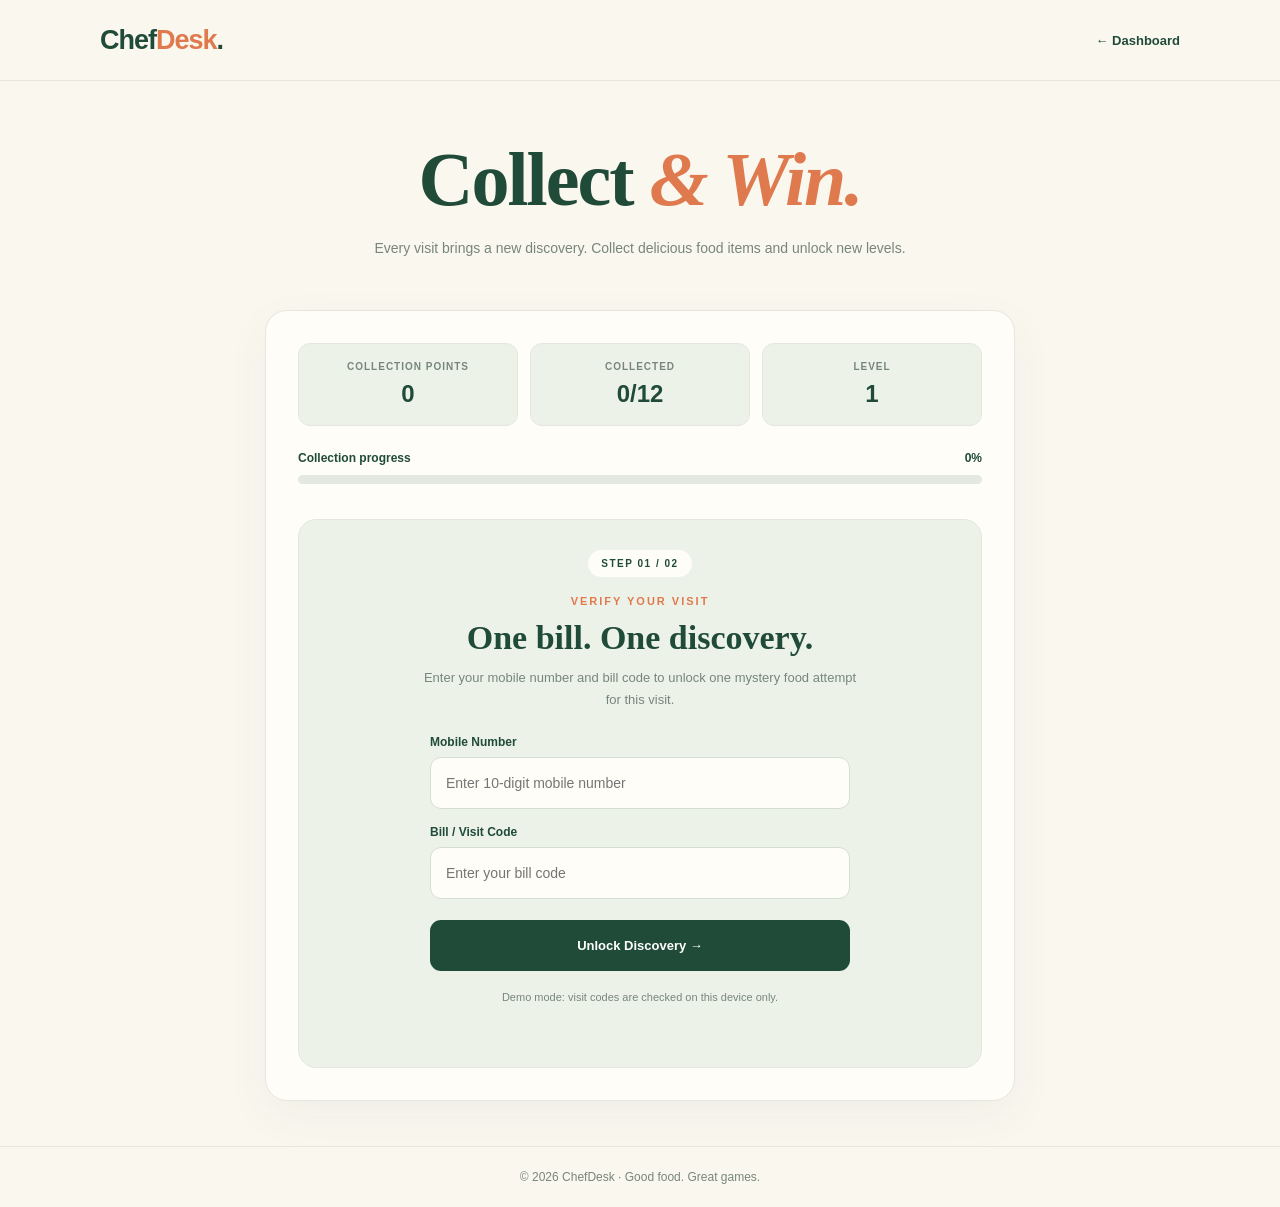
<file: Collect & Win/index.html>
<!DOCTYPE html>
<html lang="en">
<head>
  <meta charset="UTF-8">
  <meta name="viewport" content="width=device-width, initial-scale=1.0">
  <meta name="theme-color" content="#FAF7EF">
  <title>Collect & Win | ChefDesk</title>
  <meta
    name="description"
    content="Collect food items and unlock new levels with ChefDesk."
  >

  <link rel="stylesheet" href="style.css">
  <script src="script.js" defer></script>
</head>

<body>
  <header class="header">
    <div class="container navbar">
      <a href="../Dashboard/index.html" class="logo">
        Chef<span>Desk</span><b>.</b>
      </a>

      <a href="../Dashboard/index.html" class="back-link">
        ← Dashboard
      </a>
    </div>
  </header>

  <main class="container">
    <section class="hero">
      <h1>Collect <em>& Win.</em></h1>
      <p>
        Every visit brings a new discovery.
        Collect delicious food items and unlock new levels.
      </p>
    </section>

    <section class="game-panel">
      <div class="stats">
        <div class="stat">
          <span>COLLECTION POINTS</span>
          <strong id="points">0</strong>
        </div>

        <div class="stat">
          <span>COLLECTED</span>
          <strong id="collected">0/12</strong>
        </div>

        <div class="stat">
          <span>LEVEL</span>
          <strong id="level">1</strong>
        </div>
      </div>

      <div class="progress-section">
        <div class="progress-label">
          <span>Collection progress</span>
          <span id="progressText">0%</span>
        </div>

        <div
          class="progress-track"
          id="progressTrack"
          role="progressbar"
          aria-label="Collection progress"
          aria-valuemin="0"
          aria-valuemax="100"
          aria-valuenow="0"
        >
          <div class="progress-fill" id="progressFill"></div>
        </div>
      </div>

      <!-- STEP 1: VERIFY VISIT -->
      <section
        class="visit-section"
        id="visitStep"
        aria-labelledby="visitHeading"
      >
        <div class="step-indicator">STEP 01 / 02</div>

        <p class="eyebrow">VERIFY YOUR VISIT</p>

        <h2 id="visitHeading">One bill. One discovery.</h2>

        <p class="visit-description">
          Enter your mobile number and bill code to unlock
          one mystery food attempt for this visit.
        </p>

        <form id="visitForm" class="visit-form">
          <div class="form-group">
            <label for="phoneNumber">Mobile Number</label>

            <input
              type="tel"
              id="phoneNumber"
              placeholder="Enter 10-digit mobile number"
              inputmode="numeric"
              autocomplete="tel-national"
              maxlength="10"
              pattern="[6-9][0-9]{9}"
              required
            >
          </div>

          <div class="form-group">
            <label for="billCode">Bill / Visit Code</label>

            <input
              type="text"
              id="billCode"
              placeholder="Enter your bill code"
              maxlength="40"
              required
            >
          </div>

          <button type="submit" class="primary-button">
            Unlock Discovery →
          </button>
        </form>

        <p class="demo-notice">
          Demo mode: visit codes are checked on this device only.
        </p>

        <p
          id="verificationStatus"
          class="verification-status"
          role="status"
        ></p>
      </section>

      <!-- STEP 2: DISCOVER FOOD -->
      <section
        class="discovery-area"
        id="discoveryStep"
        aria-labelledby="discoveryHeading"
        hidden
      >
        <div class="step-indicator">STEP 02 / 02</div>

        <p class="eyebrow">YOUR FOOD DISCOVERY</p>

        <h2 id="discoveryHeading">What's on the menu?</h2>

        <p id="status" role="status" aria-live="polite">
          Your mystery food attempt is ready!
        </p>

        <div class="mystery-card" id="mysteryCard">
          <div class="mystery-icon" id="mysteryIcon">❔</div>

          <h3 id="mysteryTitle">Mystery Food</h3>

          <p id="mysteryDescription">
            A delicious surprise awaits.
          </p>
        </div>

        <button
          id="collectButton"
          class="primary-button"
          type="button"
          disabled
        >
          Discover Food
        </button>

        <a href="../My Rewards/index.html" class="secondary-button">🎁 My Rewards →</a>
      </section>
    </section>

    <section
      class="collections-section"
      id="collectionsSection"
      hidden
    >
      <div class="section-heading">
        <p class="eyebrow">YOUR FOOD COLLECTIONS</p>

        <h2>Complete the <em>menu.</em></h2>

        <p>
          Collect four items in each category to unlock the next level.
        </p>
      </div>

      <div
        id="collectionsContainer"
        class="collections-container"
      ></div>
    </section>

    <section class="rewards-panel" id="rewardsPanel" hidden>
      <div class="rewards-icon">🏆</div>

      <div>
        <p class="eyebrow">COLLECTION MILESTONES</p>

        <h2>Every visit counts.</h2>

        <p>
          Earn 10 demo collection points for each new food item
          and 100 bonus points when you complete a collection.
        </p>
      </div>
    </section>
  </main>

  <footer class="footer">
    © 2026 ChefDesk · Good food. Great games.
  </footer>
</body>
</html>
</file>
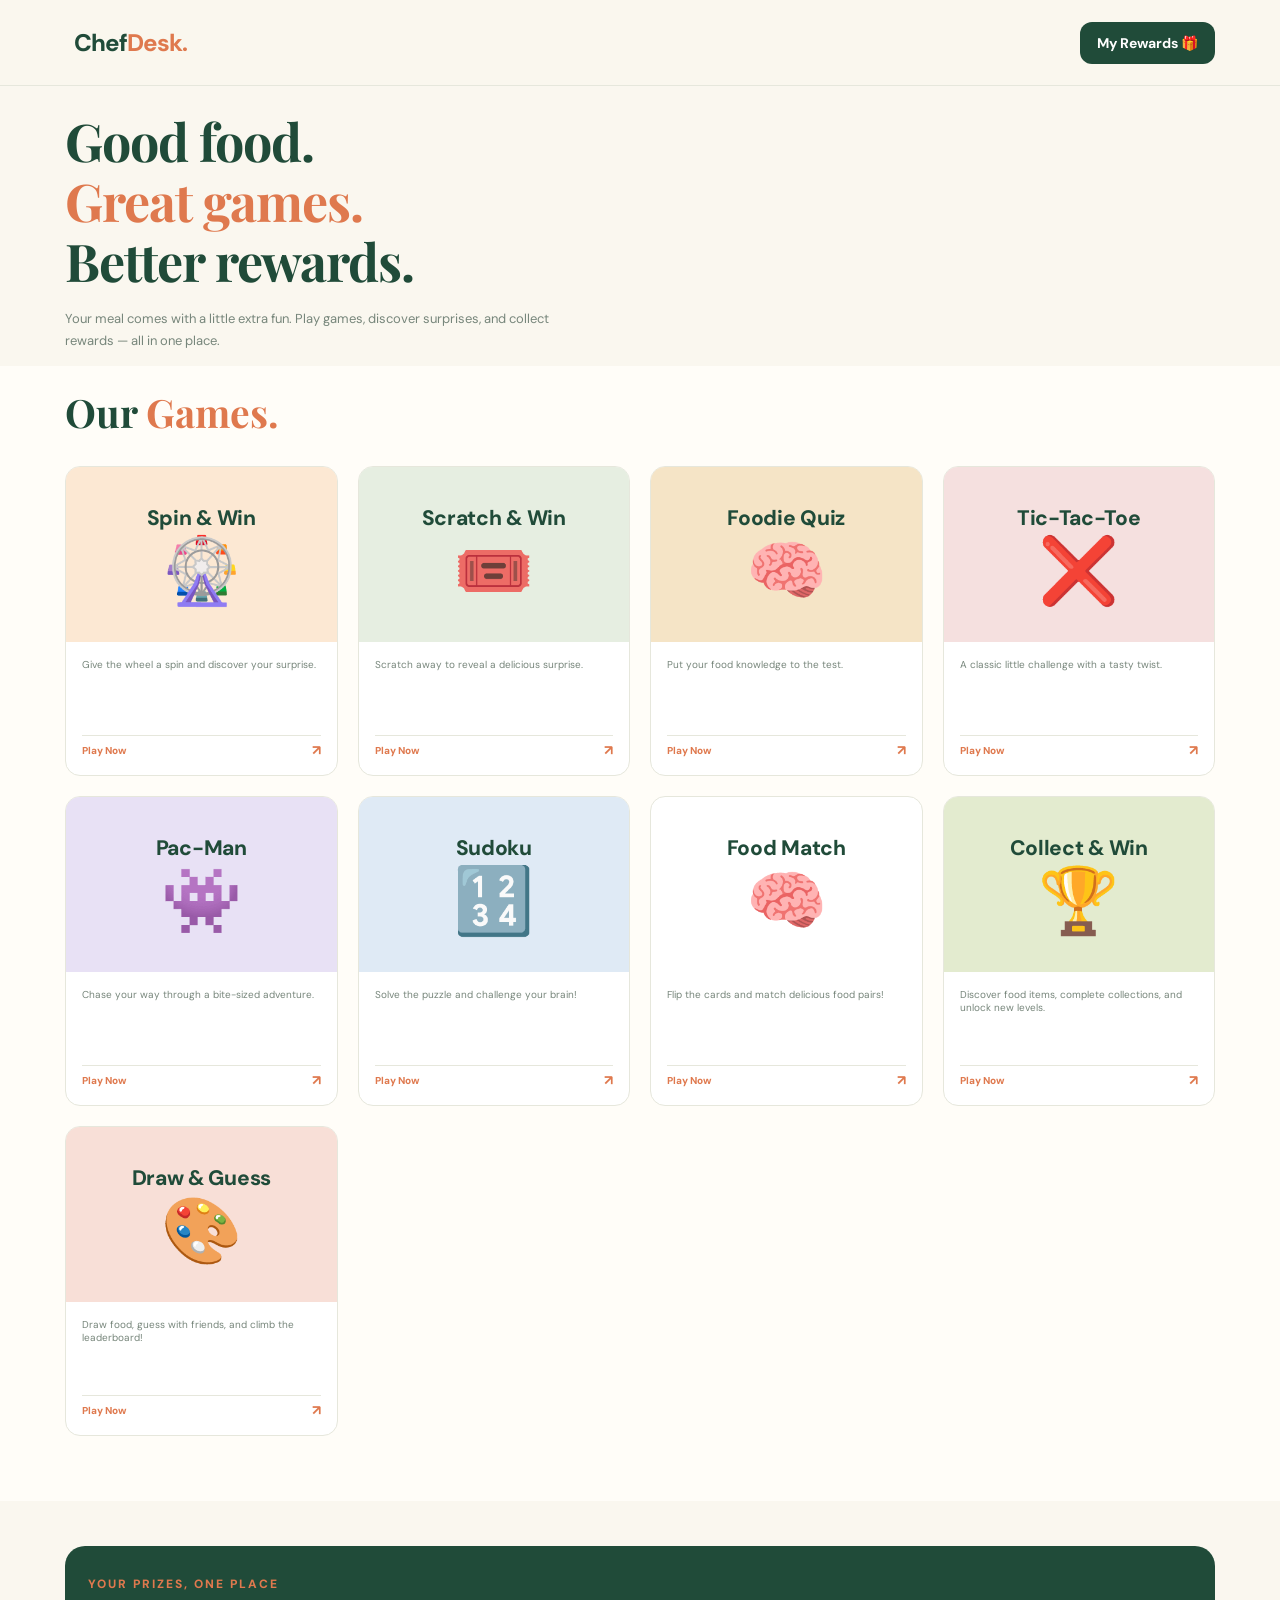
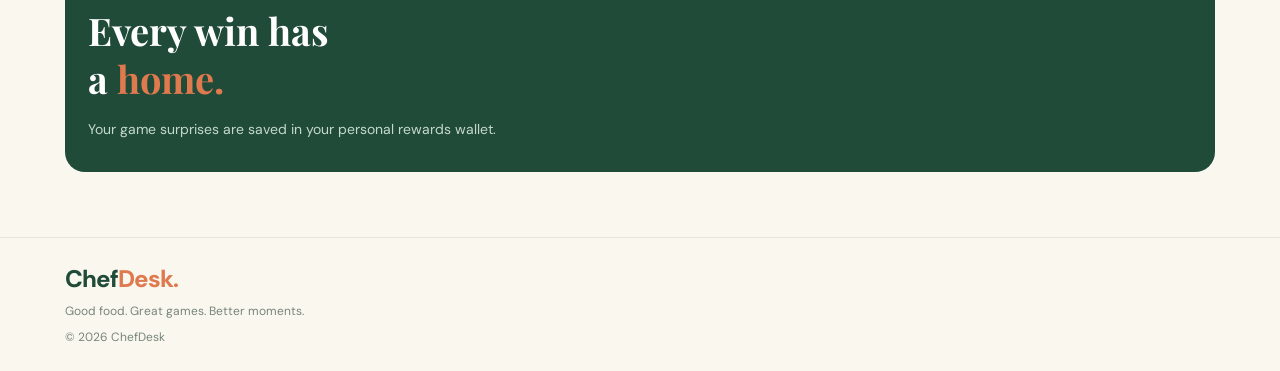
<file: Dashboard/index.html>
<!DOCTYPE html>
<html lang="en">
<head>
  <meta charset="UTF-8">
  <meta name="viewport" content="width=device-width, initial-scale=1.0">
  <meta name="theme-color" content="#FAF7EF">
  <title>ChefDesk | Play. Win. Repeat.</title>
  <meta name="description" content="Play restaurant games, discover surprises and collect rewards with ChefDesk.">
  <link rel="stylesheet" href="style.css">
</head>

<body>
  <header class="header">
    <div class="container navbar">
      <a href="index.html" class="logo"><span class="logo-icon"></span>Chef<span>Desk</span><b>.</b></a>
      <nav class="nav-links" aria-label="Main navigation">
        <a href="../My Rewards/index.html" class="rewards-nav">My Rewards 🎁</a>
      </nav>
    </div>
  </header>

  <main>
    <section class="hero">
      <div class="container hero-content">
        <h1>Good food.<br><span>Great games.</span><br>Better rewards.</h1>
        <p class="hero-description">Your meal comes with a little extra fun. Play games, discover surprises, and collect rewards — all in one place.</p>
      </div>
    </section>

    <section id="games" class="games-section">
      <div class="container">
        <div class="section-heading">
          <div>
            <h2>Our <em>Games.</em></h2>
          </div>
        </div>

        <div class="games-grid">
          <a href="../spinthewheel/index.html" class="game-card spin">
            <div class="game-visual">
              <h3 class="game-title">Spin & Win</h3>
              <div class="game-emoji">🎡</div>
            </div>
            <div class="game-info">
              <p>Give the wheel a spin and discover your surprise.</p>
              <div class="game-action">Play Now <span>↗</span></div>
            </div>
          </a>

          <a href="../Scratch Card/index.html" class="game-card scratch">
            <div class="game-visual"><h3 class="game-title">Scratch & Win</h3>
              <div class="game-emoji">🎟️</div>
            </div>
            <div class="game-info">
              <p>Scratch away to reveal a delicious surprise.</p>
              <div class="game-action">Play Now <span>↗</span></div>
            </div>
          </a>

          <a href="../Foodie Quiz/index.html" class="game-card quiz">
            <div class="game-visual">
              <h3 class="game-title">Foodie Quiz</h3>
              <div class="game-emoji">🧠</div>
            </div>

            <div class="game-info">
              <p>Put your food knowledge to the test.</p>
              <div class="game-action">Play Now <span>↗</span></div>
            </div>
          </a>

          <a href="../Tic Tac Toe/index.html" class="game-card tictactoe">
            <div class="game-visual">
              <h3 class="game-title">Tic-Tac-Toe</h3>
              <div class="game-emoji">❌</div>
            </div>

            <div class="game-info">
              <p>A classic little challenge with a tasty twist.</p>
              <div class="game-action">Play Now <span>↗</span></div>
            </div>
          </a>

          <a href="../Pac Man/index.html" class="game-card pacman">
            <div class="game-visual">
              <h3 class="game-title">Pac-Man</h3>
              <div class="game-emoji">👾</div>
            </div>
            <div class="game-info">
              <p>Chase your way through a bite-sized adventure.</p>
              <div class="game-action">Play Now <span>↗</span></div>
            </div>
          </a>

          <a href="../Sudoku/index.html" class="game-card sudoku">
            <div class="game-visual">
              <h3 class="game-title">Sudoku</h3>
              <div class="game-emoji">🔢</div>
            </div>
            <div class="game-info">
              <p>Solve the puzzle and challenge your brain!</p>
              <div class="game-action">Play Now <span>↗</span></div>
            </div>
          </a>

          <a href="../Memory%20Match/index.html" class="game-card memory">
            <div class="game-visual">
              <h3 class="game-title">Food Match</h3>
              <div class="game-emoji">🧠</div>
            </div>
            <div class="game-info">
              <p>Flip the cards and match delicious food pairs!</p>
              <div class="game-action">Play Now <span>↗</span></div>
            </div>
          </a>     

          <a href="../Collect & Win/index.html" class="game-card collect">
            <div class="game-visual">
              <h3 class="game-title">Collect & Win</h3>
              <div class="game-emoji">🏆</div>
            </div>

            <div class="game-info">
              <p>Discover food items, complete collections, and unlock new levels.</p>
              <div class="game-action">
                Play Now <span>↗</span>
              </div>
            </div>
          </a>
          
          <a href="../Draw%20%26%20Guess/index.html" class="game-card drawguess">
            <div class="game-visual">
              <h3 class="game-title">Draw &amp; Guess</h3>
              <div class="game-emoji">🎨</div>
            </div>
            <div class="game-info">
              <p>Draw food, guess with friends, and climb the leaderboard!</p>
              <div class="game-action">
                Play Now <span>↗</span>
              </div>
            </div>
          </a>

        </div>
      </div>
    </section>

    <section class="rewards-section">
      <div class="container">
        <div class="rewards-banner">
          <div class="rewards-banner-content">
            <p class="section-eyebrow">YOUR PRIZES, ONE PLACE</p>
            <h2>Every win has<br> a <em>home.</em></h2>
            <p>Your game surprises are saved in your personal rewards wallet.</p>
          </div>
          <div class="rewards-illustration" aria-hidden="true">🎁</div>
        </div>
      </div>
    </section>

  </main>
  <footer class="footer">
    <div class="container footer-inner">
      <a href="index.html" class="logo">Chef<span>Desk</span><b>.</b></a>
      <p>Good food. Great games. Better moments.</p>
      <span> © <span id="year">2026</span> ChefDesk</span>
    </div>
  </footer>
  <script src="script.js"></script>
</body>
</html>
</file>
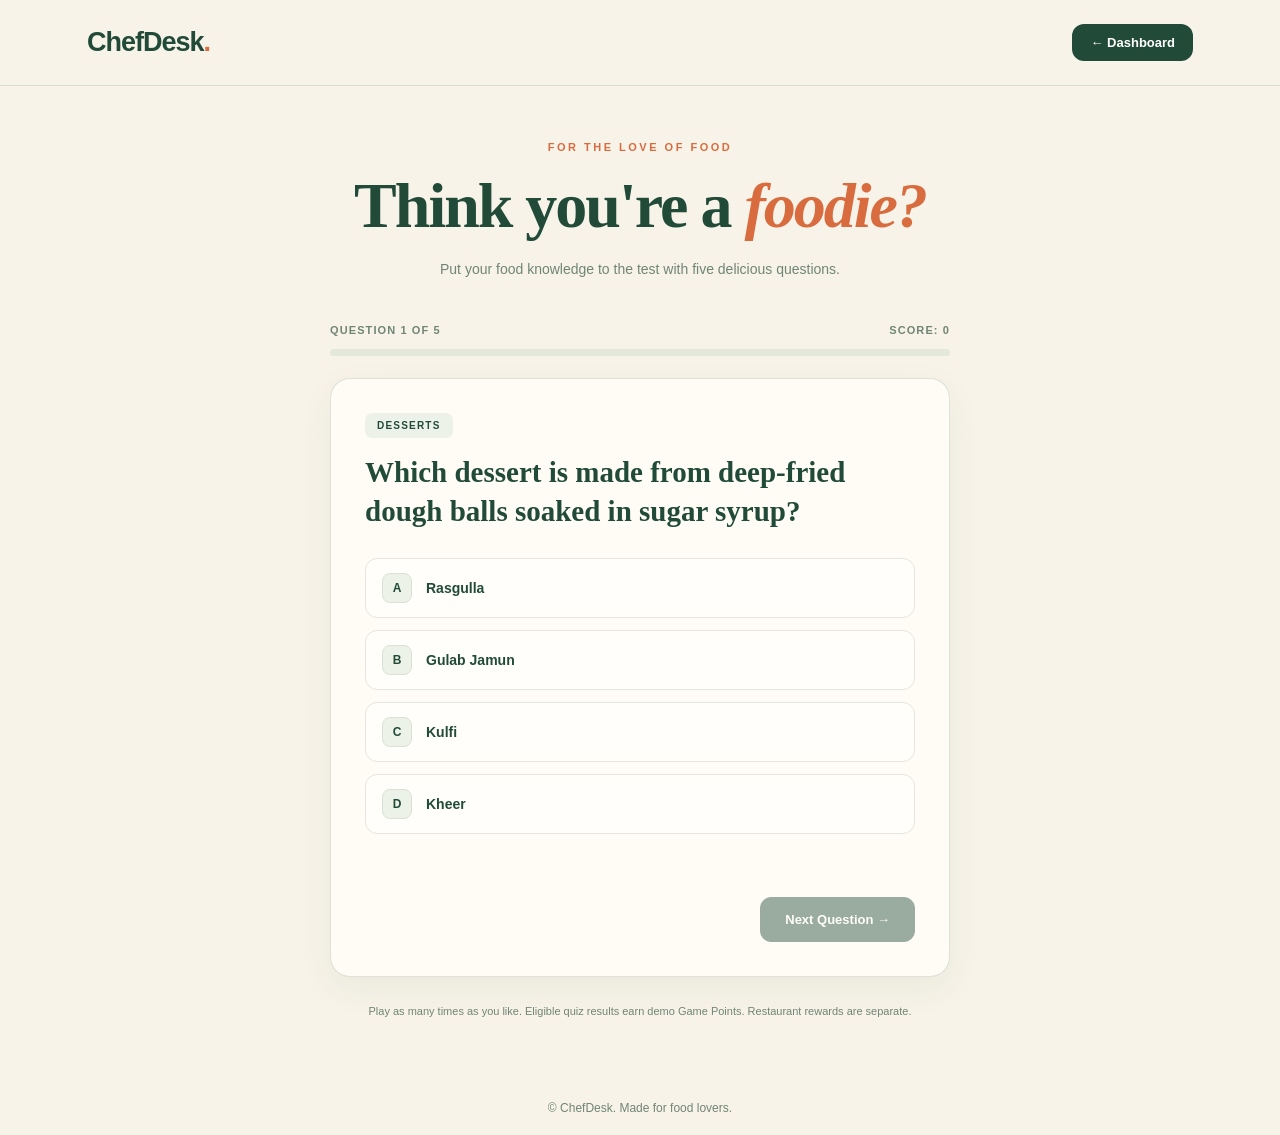
<file: Foodie Quiz/index.html>
<!DOCTYPE html>
<html lang="en">
<head>
  <meta charset="UTF-8">
  <meta name="viewport" content="width=device-width, initial-scale=1.0">
  <title>Foodie Quiz | ChefDesk</title>

  <link rel="stylesheet" href="style.css">

  <script src="../shared/customer.js"></script>
  <script src="../shared/loyalty.js"></script>
  <script src="script.js" defer></script>
</head>

<body>
  <header class="site-header">
    <div class="header-inner">
      <a href="../Dashboard/index.html" class="brand">
        ChefDesk<span>.</span>
      </a>

      <a href="../Dashboard/index.html" class="dashboard-link">
        ← Dashboard
      </a>
    </div>
  </header>

  <main class="quiz-container">
    <p class="eyebrow">FOR THE LOVE OF FOOD</p>

    <h1>Think you're a <span>foodie?</span></h1>

    <p class="intro">
      Put your food knowledge to the test with five delicious questions.
    </p>

    <div class="quiz-top">
      <span id="question-count">QUESTION 1 OF 5</span>
      <span id="score-display">SCORE: 0</span>
    </div>

    <div class="progress-track">
      <div class="progress-fill" id="progress-fill"></div>
    </div>

    <section
      class="quiz-card"
      id="quiz-card"
      aria-live="polite"
    ></section>

    <p class="quiz-footnote">
      Play as many times as you like. Eligible quiz results
      earn demo Game Points. Restaurant rewards are separate.
    </p>
  </main>

  <footer class="site-footer">
    © ChefDesk. Made for food lovers.
  </footer>
</body>
</html>
</file>
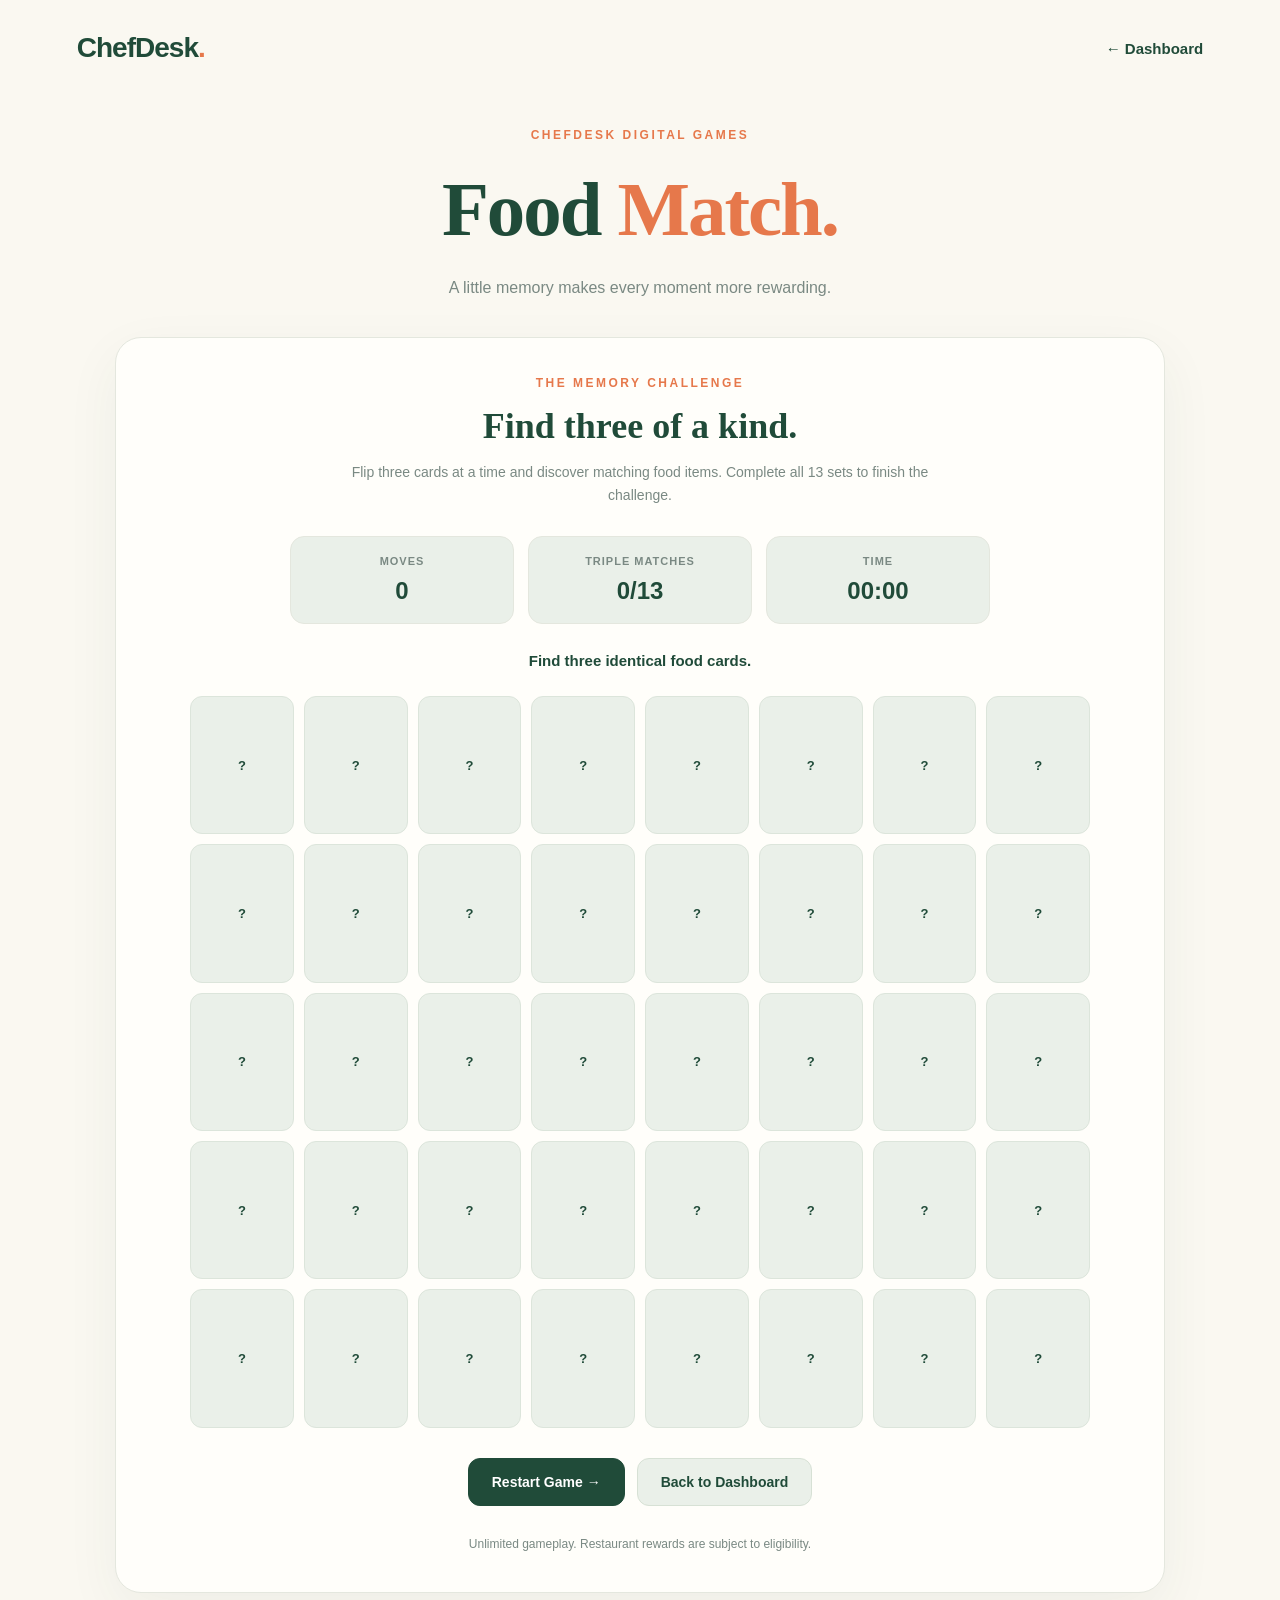
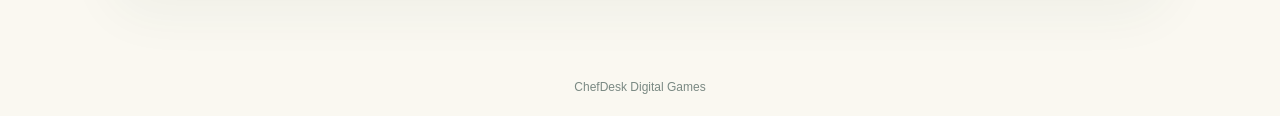
<file: Memory Match/index.html>
<!DOCTYPE html>
<html lang="en">
<head>
  <meta charset="UTF-8">
  <meta name="viewport" content="width=device-width, initial-scale=1.0">
  <title>Food Match | ChefDesk</title>
  <link rel="stylesheet" href="style.css">
  <script src="../shared/customer.js"></script>
  <script src="../shared/loyalty.js"></script>
</head>
<body>
  <header class="site-header">
    <a href="../Dashboard/index.html" class="brand">
      ChefDesk<span>.</span>
    </a>
    <a href="../Dashboard/index.html" class="back-link">
      ← Dashboard
    </a>
  </header>

  <main class="page-container">
    <div class="page-heading">
      <p class="eyebrow">CHEFDESK DIGITAL GAMES</p>
      <h1>Food <span>Match.</span></h1>
      <p class="subtitle">
        A little memory makes every moment more rewarding.
      </p>
    </div>

    <section class="game-panel">
      <div class="game-intro">
        <p class="step-label">THE MEMORY CHALLENGE</p>
        <h2>Find three of a kind.</h2>
        <p class="description">
          Flip three cards at a time and discover matching food items.
          Complete all 13 sets to finish the challenge.
        </p>
      </div>

      <div class="game-stats">
        <div class="stat-card">
          <span>MOVES</span>
          <strong id="moves">0</strong>
        </div>
        <div class="stat-card">
          <span>TRIPLE MATCHES</span>
          <strong id="matches">0/13</strong>
        </div>
        <div class="stat-card">
          <span>TIME</span>
          <strong id="timer">00:00</strong>
        </div>
      </div>

      <p id="status" class="game-status" aria-live="polite">
        Find three identical food cards.
      </p>

      <div id="memoryGrid" class="memory-grid" aria-label="Food Match game board"></div>

      <div class="game-actions">
        <button id="restartGame" class="primary-button" type="button">
          Restart Game →
        </button>
        <a href="../Dashboard/index.html" class="secondary-button">
          Back to Dashboard
        </a>
      </div>

      <div id="completionPanel" class="completion-panel hidden" aria-live="polite">
        <p class="step-label">CHALLENGE COMPLETED</p>
        <h2>Well played.</h2>
        <p id="completionText"></p>
        <button id="playAgain" class="primary-button" type="button">
          Play Again →
        </button>
      </div>

      <p class="footnote">
        Unlimited gameplay. Restaurant rewards are subject to eligibility.
      </p>
    </section>
  </main>

  <footer class="site-footer">
    ChefDesk Digital Games
  </footer>

  <script src="script.js"></script>
</body>
</html>
</file>
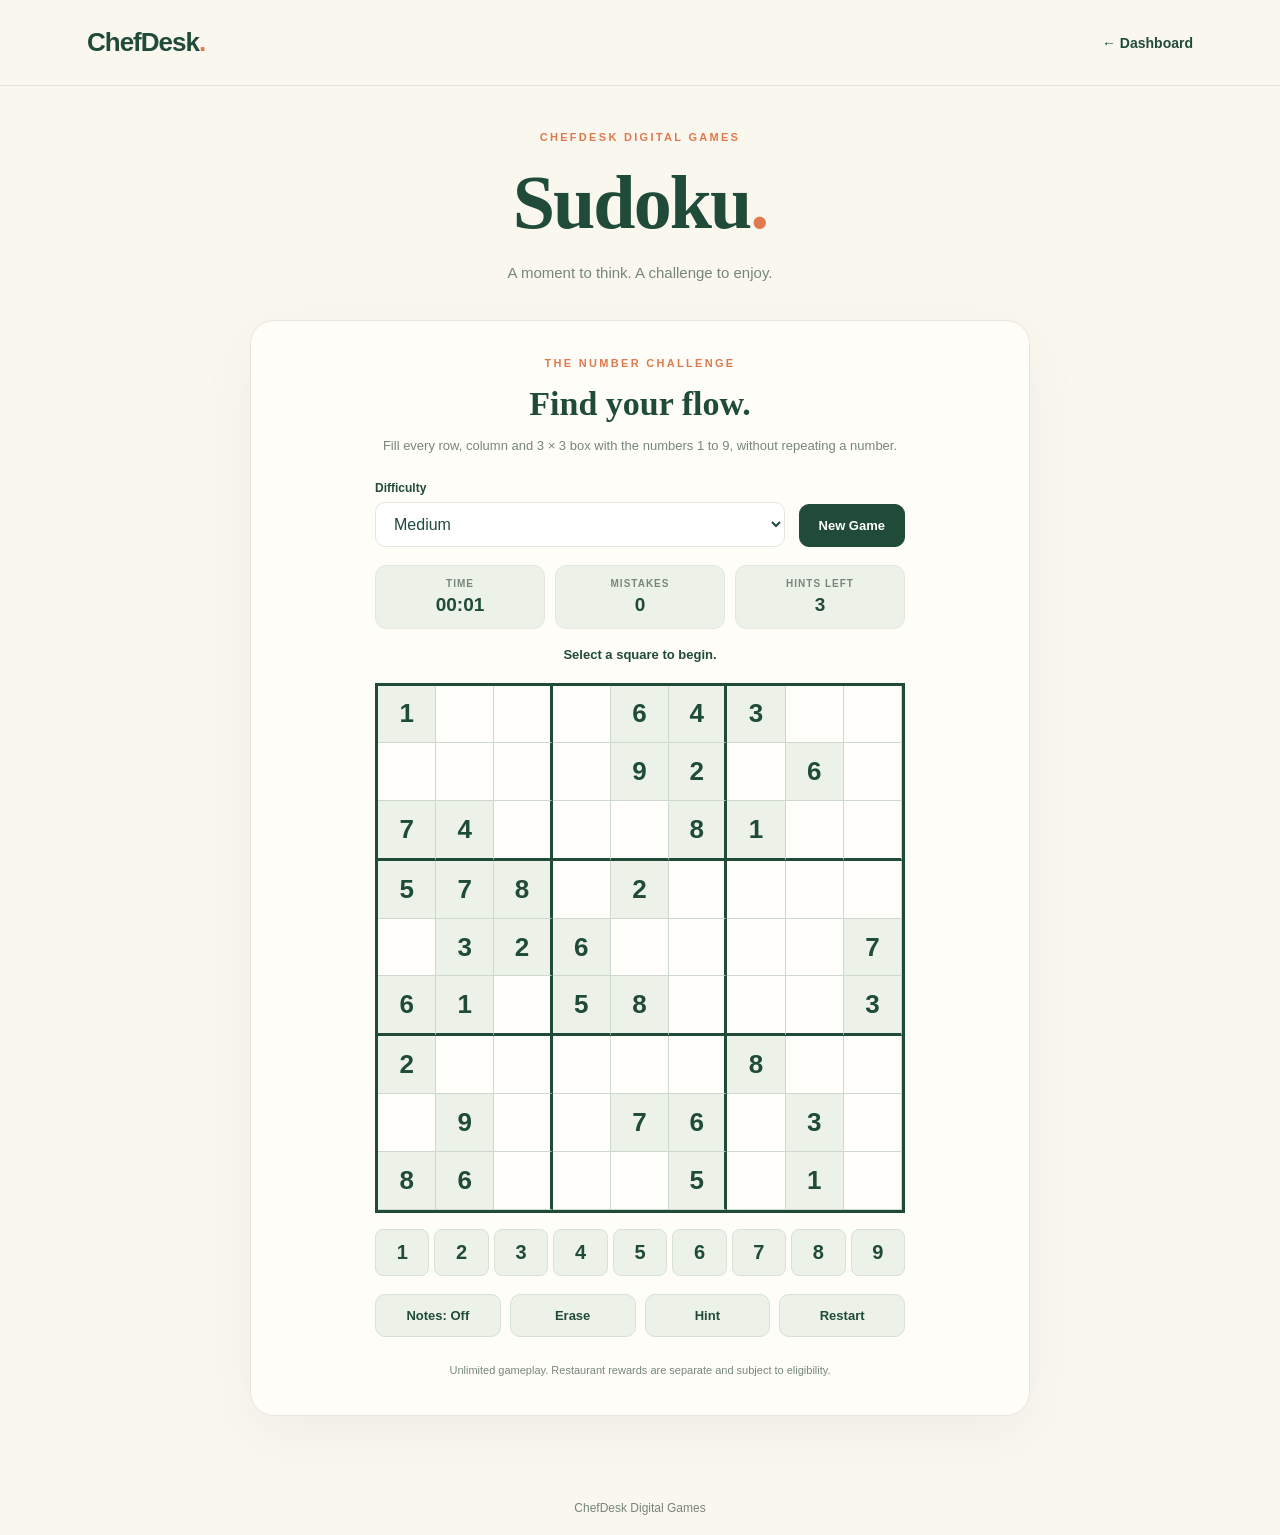
<file: Sudoku/index.html>
<!DOCTYPE html>
<html lang="en">
<head>
  <meta charset="UTF-8">
  <meta name="viewport" content="width=device-width, initial-scale=1.0">
  <title>Sudoku | ChefDesk</title>
  <link rel="stylesheet" href="style.css">
  <script src="../shared/customer.js"></script>
  <script src="../shared/loyalty.js"></script>
</head>
<body>
  <header class="site-header">
    <div class="header-inner">
      <a class="brand" href="../Dashboard/index.html">ChefDesk<span>.</span></a>
      <a class="back-link" href="../Dashboard/index.html">← Dashboard</a>
    </div>
  </header>

  <main class="page-container">
    <div class="page-heading">
      <p class="eyebrow">CHEFDESK DIGITAL GAMES</p>
      <h1>Sudoku<span>.</span></h1>
      <p class="subtitle">A moment to think. A challenge to enjoy.</p>
    </div>

    <section class="game-panel" aria-label="Sudoku game">
      <div class="panel-intro">
        <p class="section-label">THE NUMBER CHALLENGE</p>
        <h2>Find your flow.</h2>
        <p class="description">Fill every row, column and 3 × 3 box with the numbers 1 to 9, without repeating a number.</p>
      </div>

      <div class="toolbar">
        <div class="difficulty-control">
          <label for="difficulty">Difficulty</label>
          <select id="difficulty">
            <option value="easy">Easy</option>
            <option value="medium" selected>Medium</option>
            <option value="hard">Hard</option>
          </select>
        </div>
        <button id="newGame" class="primary-button" type="button">New Game</button>
      </div>

      <div class="game-stats">
        <div class="stat"><span>TIME</span><strong id="timer">00:00</strong></div>
        <div class="stat"><span>MISTAKES</span><strong id="mistakes">0</strong></div>
        <div class="stat"><span>HINTS LEFT</span><strong id="hintsLeft">3</strong></div>
      </div>

      <p id="status" class="status" role="status" aria-live="polite">Select a square to begin.</p>
      <div id="sudokuBoard" class="sudoku-board" role="grid" aria-label="Sudoku puzzle"></div>

      <div class="number-pad" aria-label="Number selection">
        <button type="button" data-number="1">1</button>
        <button type="button" data-number="2">2</button>
        <button type="button" data-number="3">3</button>
        <button type="button" data-number="4">4</button>
        <button type="button" data-number="5">5</button>
        <button type="button" data-number="6">6</button>
        <button type="button" data-number="7">7</button>
        <button type="button" data-number="8">8</button>
        <button type="button" data-number="9">9</button>
      </div>

      <div class="game-actions">
        <button id="notesToggle" class="secondary-button" type="button" aria-pressed="false">Notes: Off</button>
        <button id="erase" class="secondary-button" type="button">Erase</button>
        <button id="hint" class="secondary-button" type="button">Hint</button>
        <button id="restart" class="secondary-button" type="button">Restart</button>
      </div>

      <div id="completion" class="completion hidden" aria-live="polite">
        <p class="section-label">PUZZLE COMPLETE</p>
        <h2>Beautifully solved.</h2>
        <p id="completionText"></p>
        <button id="playAgain" class="primary-button" type="button">Play Another Puzzle</button>
      </div>
      <p class="footnote">Unlimited gameplay. Restaurant rewards are separate and subject to eligibility.</p>
    </section>
  </main>

  <footer class="site-footer">ChefDesk Digital Games</footer>
  <script src="script.js" defer></script>
</body>
</html>
</file>
<file: Collect & Win/style.css>
:root {
  --cream: #faf7ef;
  --white: #fffdf8;
  --green: #204b39;
  --dark-green: #163b2c;
  --orange: #df794e;
  --muted: #77867b;
  --border: #e5e7dc;
  --light-green: #edf2e9;
}

* {
  box-sizing: border-box;
}

[hidden] {
  display: none !important;
}

html {
  scroll-behavior: smooth;
}

body {
  margin: 0;
  background: var(--cream);
  color: var(--green);
  font-family: Arial, sans-serif;
}

button,
input {
  font: inherit;
}

button {
  cursor: pointer;
}

a {
  color: inherit;
  text-decoration: none;
}

.container {
  width: min(100% - 32px, 1080px);
  margin: 0 auto;
}

.header {
  border-bottom: 1px solid var(--border);
}

.navbar {
  min-height: 80px;
  display: flex;
  align-items: center;
  justify-content: space-between;
  gap: 15px;
}

.logo {
  font-size: 27px;
  font-weight: 800;
  letter-spacing: -1px;
}

.logo span {
  color: var(--orange);
}

.logo b {
  color: var(--green);
}

.back-link {
  font-size: 13px;
  font-weight: 700;
}

.back-link:hover {
  color: var(--orange);
}

.hero {
  padding: 55px 0 35px;
  text-align: center;
}

.eyebrow {
  margin: 0 0 12px;
  color: var(--orange);
  font-size: 11px;
  font-weight: 800;
  letter-spacing: 2px;
}

h1,
h2,
h3 {
  font-family: Georgia, serif;
}

h1 {
  margin: 0 0 14px;
  font-size: clamp(46px, 7vw, 76px);
  letter-spacing: -2px;
}

h1 em,
h2 em {
  color: var(--orange);
  font-style: italic;
}

.hero > p:last-child,
.section-heading > p:last-child {
  color: var(--muted);
  font-size: 14px;
  line-height: 1.7;
}

.game-panel {
  max-width: 750px;
  margin: 0 auto;
  padding: 32px;
  background: var(--white);
  border: 1px solid var(--border);
  border-radius: 22px;
  box-shadow: 0 15px 45px rgba(32, 75, 57, 0.05);
}

.stats {
  display: grid;
  grid-template-columns: repeat(3, 1fr);
  gap: 12px;
}

.stat {
  padding: 17px 10px;
  background: var(--light-green);
  border: 1px solid var(--border);
  border-radius: 12px;
  text-align: center;
}

.stat span {
  display: block;
  margin-bottom: 8px;
  color: var(--muted);
  font-size: 10px;
  font-weight: 800;
  letter-spacing: 1px;
}

.stat strong {
  font-size: 24px;
}

.progress-section {
  margin: 25px 0 35px;
}

.progress-label {
  display: flex;
  justify-content: space-between;
  margin-bottom: 10px;
  font-size: 12px;
  font-weight: 700;
}

.progress-track {
  height: 9px;
  overflow: hidden;
  border-radius: 20px;
  background: #e4e9df;
}

.progress-fill {
  width: 0;
  height: 100%;
  border-radius: 20px;
  background: var(--orange);
  transition: width 0.35s ease;
}

.step-indicator {
  display: inline-block;
  margin-bottom: 18px;
  padding: 8px 13px;
  border-radius: 30px;
  background: #fffdf8;
  color: var(--green);
  font-size: 10px;
  font-weight: 800;
  letter-spacing: 1.5px;
}

.visit-section {
  padding: 30px 22px;
  border: 1px solid var(--border);
  border-radius: 18px;
  background: var(--light-green);
  text-align: center;
}

.visit-section h2,
.discovery-area h2 {
  margin: 0 0 10px;
  font-size: clamp(26px, 5vw, 34px);
}

.visit-description {
  max-width: 440px;
  margin: 0 auto 24px;
  color: var(--muted);
  font-size: 13px;
  line-height: 1.7;
}

.visit-form {
  max-width: 420px;
  margin: 0 auto;
  display: grid;
  gap: 16px;
}

.form-group {
  display: flex;
  flex-direction: column;
  gap: 8px;
  text-align: left;
}

.form-group label {
  font-size: 12px;
  font-weight: 700;
}

.form-group input {
  width: 100%;
  min-height: 52px;
  padding: 13px 15px;
  border: 1px solid #d5dfd1;
  border-radius: 11px;
  outline: none;
  background: var(--white);
  color: var(--green);
  font-size: 14px;
}

.form-group input:focus {
  border-color: var(--green);
  box-shadow: 0 0 0 3px rgba(32, 75, 57, 0.1);
}

.primary-button {
  min-width: 195px;
  min-height: 51px;
  padding: 15px 24px;
  border: 0;
  border-radius: 11px;
  background: var(--green);
  color: white;
  font-size: 13px;
  font-weight: 800;
  transition: background 0.2s ease;
}

.primary-button:hover:not(:disabled) {
  background: var(--dark-green);
}

.primary-button:disabled {
  opacity: 0.55;
  cursor: not-allowed;
}

.visit-form .primary-button {
  width: 100%;
  margin-top: 5px;
}

.demo-notice {
  margin: 18px 0 0;
  color: var(--muted);
  font-size: 11px;
  line-height: 1.6;
}

.verification-status {
  min-height: 18px;
  margin: 12px 0 0;
  color: #a84335;
  font-size: 12px;
  font-weight: 700;
  line-height: 1.6;
}

.discovery-area {
  padding: 30px 20px;
  border: 1px solid var(--border);
  border-radius: 18px;
  background: var(--light-green);
  text-align: center;
}

#status {
  max-width: 460px;
  min-height: 38px;
  margin: 0 auto 22px;
  color: var(--muted);
  font-size: 13px;
  line-height: 1.6;
}

.mystery-card {
  max-width: 310px;
  min-height: 240px;
  margin: 0 auto 22px;
  padding: 30px 18px;
  display: flex;
  flex-direction: column;
  align-items: center;
  justify-content: center;
  border: 2px dashed #c9d8c7;
  border-radius: 19px;
  background: var(--white);
  transition: transform 0.25s ease, border-color 0.25s ease;
}

.mystery-card.revealed {
  border: 2px solid var(--orange);
  transform: translateY(-4px);
}

.mystery-icon {
  margin-bottom: 12px;
  font-size: 65px;
}

.mystery-card h3 {
  margin: 0 0 8px;
  font-size: 24px;
}

.mystery-card p {
  margin: 0;
  color: var(--muted);
  font-size: 12px;
  line-height: 1.5;
}

.discovery-area > .primary-button {
  display: block;
  width: min(100%, 310px);
  margin: 0 auto;
}

.secondary-button {
  display: block;
  margin: 16px auto 0;
  padding: 11px 16px;
  border: 0;
  background: transparent;
  color: var(--green);
  font-size: 12px;
  font-weight: 700;
  text-align: center;
  text-decoration: none;
}

.secondary-button:hover {
  color: var(--orange);
}

.collections-section {
  padding: 55px 0 30px;
}

.section-heading {
  margin-bottom: 30px;
  text-align: center;
}

.section-heading h2 {
  margin: 0 0 12px;
  font-size: clamp(30px, 5vw, 43px);
}

.collections-container {
  display: grid;
  gap: 22px;
}

.collection-group {
  padding: 24px;
  border: 1px solid var(--border);
  border-radius: 19px;
  background: var(--white);
}

.collection-group.locked {
  opacity: 0.65;
}

.collection-header {
  display: flex;
  justify-content: space-between;
  align-items: center;
  gap: 15px;
  margin-bottom: 22px;
}

.collection-header h3 {
  margin: 0 0 7px;
  font-size: 25px;
}

.collection-header p {
  margin: 0;
  color: var(--muted);
  font-size: 12px;
}

.collection-badge {
  padding: 9px 12px;
  border-radius: 20px;
  background: var(--light-green);
  font-size: 11px;
  font-weight: 800;
  white-space: nowrap;
}

.food-grid {
  display: grid;
  grid-template-columns: repeat(4, 1fr);
  gap: 12px;
}

.food-item {
  min-height: 135px;
  padding: 17px 8px;
  display: flex;
  flex-direction: column;
  align-items: center;
  justify-content: center;
  gap: 10px;
  border: 1px solid var(--border);
  border-radius: 13px;
  background: #fafaf6;
  text-align: center;
}

.food-icon {
  font-size: 38px;
}

.food-name {
  font-size: 12px;
  font-weight: 700;
}

.food-item.hidden-item .food-icon {
  filter: grayscale(1);
  opacity: 0.35;
}

.food-item.hidden-item .food-name {
  color: var(--muted);
}

.food-item.collected-item {
  border-color: #b5d5bd;
  background: var(--light-green);
}

.food-item.locked-item {
  opacity: 0.5;
}

.rewards-panel {
  max-width: 750px;
  margin: 20px auto 0;
  padding: 25px;
  display: flex;
  align-items: center;
  gap: 22px;
  border: 1px solid var(--border);
  border-radius: 18px;
  background: var(--light-green);
}

.rewards-icon {
  font-size: 55px;
}

.rewards-panel h2 {
  margin: 0 0 9px;
  font-size: 26px;
}

.rewards-panel p:last-child {
  margin: 0;
  color: var(--muted);
  font-size: 12px;
  line-height: 1.7;
}

.footer {
  margin-top: 45px;
  padding: 23px;
  border-top: 1px solid var(--border);
  color: var(--muted);
  text-align: center;
  font-size: 12px;
}

button:focus-visible,
a:focus-visible,
input:focus-visible {
  outline: 3px solid var(--orange);
  outline-offset: 3px;
}

@media (max-width: 600px) {
  .navbar {
    min-height: 70px;
  }

  .logo {
    font-size: 23px;
  }

  .hero {
    padding: 35px 0 25px;
  }

  .game-panel {
    padding: 20px 14px;
  }

  .stats {
    gap: 7px;
  }

  .stat {
    padding: 13px 5px;
  }

  .stat span {
    font-size: 9px;
    letter-spacing: 0;
  }

  .stat strong {
    font-size: 20px;
  }

  .progress-section {
    margin: 20px 0 25px;
  }

  .visit-section,
  .discovery-area {
    padding: 24px 15px;
  }

  .mystery-card {
    min-height: 215px;
  }

  .food-grid {
    grid-template-columns: repeat(2, 1fr);
  }

  .collection-group {
    padding: 18px 13px;
  }

  .collection-header h3 {
    font-size: 21px;
  }

  .collection-badge {
    padding: 8px;
    font-size: 10px;
  }

  .food-item {
    min-height: 115px;
  }

  .rewards-panel {
    flex-direction: column;
    text-align: center;
  }
}
</file>
<file: Dashboard/style.css>
@import url('https://fonts.googleapis.com/css2?family=DM+Sans:wght@400;500;600;700;800&family=Playfair+Display:wght@600;700;800&display=swap');
:root {
  --cream: #faf7ef;
  --white: #fffdf8;
  --green: #204b39;
  --dark-green: #163b2c;
  --orange: #df794e;
  --muted: #77867b;
  --border: #e6e7dc;
  --font-body: 'DM Sans', sans-serif;
  --font-heading: 'Playfair Display', serif;
}
* {
  margin: 0;
  padding: 0;
  box-sizing: border-box;
}
html {
  scroll-behavior: smooth;
}
body {
  background: var(--cream);
  color: var(--green);
  font-family: var(--font-body);
  overflow-x: hidden;
}
a {
  color: inherit;
  text-decoration: none;
}
a, button {
  -webkit-tap-highlight-color: transparent;
}
.container {
  width: min(100% - 40px, 1150px);
  margin-inline: auto;
}
.header {
  position: relative;
  z-index: 20;
  background: rgba(250, 247, 239, 0.97);
  border-bottom: 1px solid var(--border);
}
.navbar {
  min-height: 85px;
  display: flex;
  align-items: center;
  justify-content: space-between;
  gap: 20px;
}
.logo {
  display: inline-flex;
  align-items: center;
  white-space: nowrap;
  font-size: 24px;
  font-weight: 800;
  letter-spacing: -1px;
}
.logo-icon {
  margin-right: 9px;
  color: var(--orange);
  font-size: 30px;
}
.logo > span:not(.logo-icon),
.logo b {
  color: var(--orange);
}
.nav-links {
  display: flex;
  align-items: center;
  gap: 12px;
}
.nav-links a {
  display: inline-flex;
  align-items: center;
  justify-content: center;
  padding: 12px 17px;
  border-radius: 12px;
  font-size: 14px;
  font-weight: 700;
  white-space: nowrap;
  transition: background 0.2s ease, color 0.2s ease;
}
.nav-links a:hover {
  color: var(--orange);
}
.nav-links .rewards-nav {
  background: var(--green);
  color: white;
}
.nav-links .rewards-nav:hover {
  background: var(--orange);
  color: white;
}
.hero {
  position: relative;
  overflow: hidden;
  padding: 50px 0 30px;
}
.hero-content {
  position: relative;
}
.hero-tag {
  display: inline-flex;
  align-items: center;
  gap: 9px;
  padding: 9px 14px;
  border: 1px solid #d8e4d7;
  border-radius: 100px;
  background: #edf3e9;
  font-size: 10px;
  font-weight: 800;
  letter-spacing: 1.5px;
}
.tag-dot {
  width: 7px;
  height: 7px;
  flex-shrink: 0;
  border-radius: 50%;
  background: var(--orange);
}
.hero h1 {
  max-width: 850px;
  margin: 30px 0 24px;
  font-family: var(--font-heading);
  font-size: clamp(49px, 7vw, 90px);
  line-height: 1.13;
  letter-spacing: -2.5px;
}
.hero h1 span {
  color: var(--orange);
}
.hero-description {
  max-width: 530px;
  color: var(--muted);
  font-size: 16px;
  line-height: 1.85;
}
.hero-actions {
  display: flex;
  align-items: center;
  flex-wrap: wrap;
  gap: 14px;
  margin-top: 30px;
}
.primary-btn, .secondary-btn {
  display: inline-flex;
  align-items: center;
  justify-content: center;
  gap: 18px;
  padding: 15px 22px;
  border-radius: 12px;
  font-size: 14px;
  font-weight: 800;
  transition: background 0.2s ease, color 0.2s ease;
}
.primary-btn {
  background: var(--green);
  color: white;
}
.primary-btn:hover {
  background: var(--orange);
}
.secondary-btn {
  border: 1px solid #cbd9cd;
  background: white;
}
.secondary-btn:hover {
  background: #eaf0e8;
}
.hero-decoration {
  position: absolute;
  top: 10px;
  right: 0;
  display: flex;
  flex-direction: column;
  gap: 20px;
  color: var(--orange);
  opacity: 0.2;
  font-size: 100px;
  transform: rotate(15deg);
  pointer-events: none;
}
.games-section {
  padding: 30px 0 80px;
  background: var(--white);
  scroll-margin-top: 25px;
}
.section-heading {
  display: flex;
  align-items: flex-end;
  justify-content: space-between;
  gap: 30px;
  margin-bottom: 40px;
}
.section-eyebrow {
  color: var(--orange);
  font-size: 12px;
  font-weight: 800;
  letter-spacing: 2px;
}
.section-heading h2, .rewards-banner h2 {
  margin-top: 10px;
  font-family: var(--font-heading);
  font-size: clamp(38px, 5vw, 57px);
}
.section-heading h2 em,
.rewards-banner h2 em {
  color: var(--orange);
  font-style: normal;
}
.section-description {
  max-width: 300px;
  color: var(--muted);
  font-size: 13px;
  line-height: 1.8;
}
.games-grid {
  display: grid;
  grid-template-columns: repeat(4, minmax(0, 1fr));
  gap: 22px;
}
.game-card {
  display: flex;
  flex-direction: column;
  min-width: 0;
  overflow: hidden;
  border: 1px solid var(--border);
  border-radius: 18px;
  background: white;
  transition: transform 0.25s ease, box-shadow 0.25s ease;
}
a.game-card:hover {
  transform: translateY(-5px);
  box-shadow: 0 14px 30px rgba(24, 62, 40, 0.12);
}
.game-visual {
  position: relative;
  display: flex;
  flex-direction: column;
  align-items: center;
  justify-content: center;
  gap: 14px;
  min-height: 180px;
  padding: 18px;
  overflow: hidden;
}
.game-title {
  font-family: var(--font-body);
  font-size: 19px;
  font-weight: 800;
  letter-spacing: -0.5px;
  line-height: 1.2;
  color: var(--green);
  text-align: center;
}
.game-emoji {
  font-size: 62px;
  line-height: 1.1;
  transition: transform 0.25s ease;
}
a.game-card:hover .game-emoji {
  transform: scale(1.12) rotate(-5deg);
}
.game-spark {
  position: absolute;
  right: 17px;
  bottom: 12px;
  font-size: 24px;
  opacity: 0.5;
}
.spin .game-visual {
  background: #fce8d3;
}
.scratch .game-visual {
  background: #e6eee1;
}
.quiz .game-visual {
  background: #f5e4c6;
}
.tictactoe .game-visual {
  background: #f5e0df;
}
.pacman .game-visual {
  background: #e8e1f5;
}
.sudoku .game-visual {
  background: #dfeaf5;
}
.foodmatch .game-visual {
  background: #fce5da;
}
.collect .game-visual {
  background: #e3ebcf;
}
.game-info {
  display: flex;
  flex: 1;
  flex-direction: column;
  padding: 18px;
  min-height: 0;
}
.game-info p {
  flex: 1;
  color: var(--muted);
  font-size: 12px;
  line-height: 1.6;
}
.game-action {
  display: flex;
  align-items: center;
  justify-content: space-between;
  margin-top: 14px;
  padding-top: 12px;
  border-top: 1px solid var(--border);
  color: var(--orange);
  font-size: 12px;
  font-weight: 800;
}
.game-action span {
  font-size: 19px;
}
.coming-soon {
  opacity: 0.72;
  cursor: default;
}
.coming-soon .game-action {
  color: var(--muted);
}
.rewards-section {
  padding: 70px 0 100px;
}
.rewards-banner {
  display: flex;
  align-items: center;
  justify-content: space-between;
  gap: 25px;
  overflow: hidden;
  padding: 65px;
  border-radius: 28px;
  background: var(--green);
}
.rewards-banner-content {
  max-width: 560px;
}
.rewards-banner h2 {
  margin: 15px 0;
  color: white;
  line-height: 1.25;
}
.rewards-banner-content > p:not(.section-eyebrow) {
  color: #c5d9ca;
  font-size: 14px;
  line-height: 1.8;
}
.rewards-illustration {
  font-size: clamp(90px, 15vw, 180px);
  transform: rotate(-12deg);
}
.footer {
  padding: 25px 0;
  border-top: 1px solid var(--border);
  background: var(--cream);
}
.footer-inner {
  display: flex;
  flex-direction: column;
  align-items: flex-start;
  justify-content: flex-start;
  gap: 8px;
  text-align: left;
}
.footer-inner p,
.footer-inner > span {
  color: var(--muted);
  font-size: 12px;
  line-height: 1.5;
}
@media (max-width: 768px) {
  .footer {
    padding: 20px 0;
  }
  .footer-inner {
    align-items: flex-start;
    text-align: left;
  }
}
@media (max-width: 768px) {
  .container {
    width: min(100% - 28px, 1150px);
  }
  .navbar {
    min-height: 70px;
    display: flex;
    flex-direction: row;
    align-items: center;
    justify-content: space-between;
    gap: 10px;
    padding: 12px 0;
  }
  .navbar > .logo {
    flex-shrink: 0;
    align-self: center;
    font-size: 23px;
  }
  .nav-links {
    display: flex;
    align-items: center;
    justify-content: flex-end;
    width: auto;
    gap: 0;
  }
  .nav-links a {
    display: inline-flex;
    align-items: center;
    justify-content: center;
    width: auto;
    padding: 11px 14px;
    border-radius: 12px;
    font-size: 12px;
    font-weight: 700;
    white-space: nowrap;
  }
  .nav-links .rewards-nav {
    background: var(--green);
    border: 1px solid var(--green);
    color: white;
  }
}
  .hero {
    padding: 10px 0 15px;
  }
  .hero h1 {
    margin: 15px 0 18px;
    font-size: clamp(37px, 8.5vw, 52px);
    line-height: 1.15;
    letter-spacing: -1px;
  }
  .hero-description {
    font-size: 13px;
    line-height: 1.65;
  }
  .hero-actions,
  .hero-decoration {
    display: none;
  }
  .games-section {
    padding: 15px 0 65px;
  }
  .section-heading {
    display: block;
    margin-bottom: 28px;
  }
  .section-heading h2 {
    margin-top: 5px;
    font-size: 39px;
  }
  .section-description {
    margin-top: 12px;
  }
  .games-grid {
    grid-template-columns: repeat(2, minmax(0, 1fr));
    gap: 12px;
  }
  .game-card {
    aspect-ratio: 1 / 1;
    min-height: 0;
    border-radius: 15px;
  }
  .game-visual {
    flex: 0 0 55%;
    height: 55%;
    min-height: 0;
    padding: 10px;
    gap: 8px;
  }
  .game-title {
    font-size: clamp(13px, 3.5vw, 17px);
    letter-spacing: -0.3px;
  }
  .game-emoji {
    font-size: clamp(31px, 8vw, 43px);
  }
  .game-spark {
    right: 9px;
    bottom: 5px;
    font-size: 17px;
  }
  .game-info {
    min-height: 0;
    padding: 9px 10px;
    overflow: hidden;
  }
  .game-info p {
    display: -webkit-box;
    -webkit-box-orient: vertical;
    -webkit-line-clamp: 2;
    line-clamp: 3;
    overflow: hidden;
    font-size: 10px;
    line-height: 1.3;
  }
  .game-action {
    margin-top: auto;
    padding-top: 5px;
    font-size: 10px;
  }
  .game-action span {
    font-size: 14px;
  }
  .rewards-section {
    padding: 45px 0 65px;
  }
  .rewards-banner {
    padding: 30px 23px;
    border-radius: 20px;
  }
  .rewards-banner h2 {
    font-size: 38px;
  }
  .rewards-illustration {
    display: none;
  }
  .footer-inner {
    flex-direction: column;
    align-items: flex-start;
  }
@media (max-width: 360px) {
  .navbar {
    gap: 6px;
  }
  .navbar > .logo {
    font-size: 20px;
  }
  .nav-links .rewards-nav {
    padding: 10px 9px;
    font-size: 11px;
  }
  .game-visual {
    padding: 7px;
    gap: 5px;
  }
  .game-title {
    font-family: var(--font-body);
    font-size: 23px;
    font-weight: 800;
    letter-spacing: -0.5px;
    line-height: 1.2;
    color: var(--green);
    text-align: center;
  }
  .game-emoji {
    font-size: 100px;
    line-height: 4.1;
    transition: transform 0.25s ease;
  }
  .game-info {
    padding: 7px;
  }
  .game-info p,
  .game-action {
    font-size: 9px;
  }
}
@media (max-width: 768px) {
  .game-card {
    aspect-ratio: auto;
    min-height: 235px;
    height: auto;
  }
  .game-visual {
    flex: 0 0 auto;
    height: 125px;
    min-height: 125px;
    padding: 10px 6px;
    gap: 7px;
    overflow: hidden;
    justify-content: center;
  }
  .game-title {
    display: block;
    position: relative;
    flex-shrink: 0;
    font-size: clamp(14px, 4vw, 17px);
    line-height: 1.2;
    font-weight: 800;
    text-align: center;
    z-index: 1;
  }
  .game-emoji {
    flex-shrink: 0;
    font-size: clamp(40px, 11vw, 50px);
    line-height: 1;
  }
  .game-info {
    flex: 1;
    min-height: 0;
    padding: 10px;
  }
  .game-info p {
    font-size: 10px;
    line-height: 1.4;
  }
  .game-action {
    margin-top: auto;
    padding-top: 8px;
  }
}
@media (max-width: 360px) {
  .game-card {
    min-height: 220px;
  }
  .game-visual {
    height: 115px;
    min-height: 115px;
  }
  .game-title {
    font-size: 14px;
  }
  .game-emoji {
    font-size: 40px;
  }
}
@media (min-width: 1200px) {
  .games-grid {
    grid-template-columns: repeat(4, minmax(0, 1fr));
    gap: 20px;
  }
  .game-card {
    height: auto;
    min-height: 310px;
    aspect-ratio: auto;
  }
  .game-visual {
    height: 175px;
    min-height: 175px;
    flex: 0 0 auto;
  }
  .game-emoji {
    font-size: 65px;
    line-height: 1;
  }
  .game-title {
    font-size: 21px;
  }
  .game-info {
    padding: 16px;
  }
}
@media (min-width: 769px) and (max-width: 1199px) {
  .games-grid {
    grid-template-columns: repeat(3, minmax(0, 1fr));
    gap: 16px;
  }
  .game-card {
    height: auto;
    min-height: 290px;
    aspect-ratio: auto;
  }
  .game-visual {
    height: 165px;
    min-height: 165px;
    flex: 0 0 auto;
    padding: 15px;
    gap: 10px;
  }
  .game-title {
    font-size: 19px;
  }
  .game-emoji {
    font-size: 58px;
    line-height: 1;
  }
  .game-info {
    padding: 14px;
  }
  .game-info p {
    font-size: 12px;
    line-height: 1.5;
  }
  .game-action {
    margin-top: 12px;
    padding-top: 10px;
  }
  .rewards-banner {
    padding: 45px;
  }
}
@media (max-width: 768px) {
  .games-grid {
    grid-template-columns: repeat(2, minmax(0, 1fr));
    gap: 12px;
  }
  .game-card {
    height: auto;
    min-height: 235px;
    aspect-ratio: auto;
  }
  .game-visual {
    height: 125px;
    min-height: 125px;
    flex: 0 0 auto;
    padding: 10px 6px;
    gap: 7px;
  }
  .game-title {
    font-size: clamp(14px, 4vw, 17px);
    line-height: 1.2;
  }
  .game-emoji {
    font-size: clamp(40px, 11vw, 50px);
    line-height: 1;
  }
  .game-info {
    padding: 10px;
  }
  .game-info p {
    font-size: 10px;
    line-height: 1.4;
  }
  .game-action {
    margin-top: auto;
    padding-top: 8px;
  }
}
@media (max-width: 360px) {
  .game-card {
    min-height: 220px;
  }
  .game-visual {
    height: 115px;
    min-height: 115px;
  }
  .game-title {
    font-size: 14px;
  }
  .game-emoji {
    font-size: 40px;
  }
}

.game-card {
  transition: transform 0.3s ease, box-shadow 0.3s ease;
}

.game-card:hover {
  transform: translateY(-8px);
  box-shadow: 0 18px 35px rgba(32, 75, 57, 0.12);
}

.game-card.drawguess .game-visual {
  background: #f8dfd7;
}
</file>
<file: Foodie Quiz/style.css>
:root {
  --cream: #f7f3e8;
  --green: #214b38;
  --dark-green: #163b2c;
  --orange: #d96c3f;
  --muted-green: #718575;
  --white: #fffcf5;
  --border: #e4e6da;
  --light-green: #edf2e9;
}

* {
  margin: 0;
  padding: 0;
  box-sizing: border-box;
}

body {
  min-height: 100vh;
  display: flex;
  flex-direction: column;
  background: var(--cream);
  color: var(--green);
  font-family: Arial, sans-serif;
}

h1,
h2 {
  font-family: Georgia, serif;
}

button {
  font: inherit;
  cursor: pointer;
}

a {
  color: inherit;
  text-decoration: none;
}

.site-header {
  border-bottom: 1px solid rgba(33, 75, 56, 0.15);
}

.header-inner {
  max-width: 1150px;
  min-height: 85px;
  margin: 0 auto;
  padding: 0 22px;
  display: flex;
  align-items: center;
  justify-content: space-between;
  gap: 20px;
}

.brand {
  font-size: 27px;
  font-weight: 800;
  letter-spacing: -1px;
}

.brand span {
  color: var(--orange);
}

.dashboard-link {
  display: inline-flex;
  align-items: center;
  justify-content: center;
  gap: 8px;
  padding: 11px 18px;
  background: var(--green);
  color: white;
  border-radius: 12px;
  font-size: 13px;
  font-weight: 700;
  transition: background 0.2s ease;
}

.dashboard-link:hover {
  background: var(--orange);
}

.quiz-container {
  width: min(100% - 32px, 620px);
  margin: 0 auto;
  padding: 55px 0 60px;
  flex: 1;
  text-align: center;
}

.eyebrow {
  margin-bottom: 18px;
  color: var(--orange);
  font-size: 11px;
  font-weight: 800;
  letter-spacing: 2.5px;
}

h1 {
  font-size: clamp(43px, 7vw, 64px);
  line-height: 1.1;
  font-weight: 600;
  letter-spacing: -2px;
}

h1 span {
  color: var(--orange);
  font-style: italic;
}

.intro {
  margin: 17px 0 42px;
  color: var(--muted-green);
  font-size: 14px;
  line-height: 1.7;
}

.quiz-top {
  display: flex;
  justify-content: space-between;
  gap: 12px;
  margin-bottom: 13px;
  color: var(--muted-green);
  font-size: 11px;
  font-weight: 800;
  letter-spacing: 1.1px;
}

.progress-track {
  height: 7px;
  margin-bottom: 22px;
  overflow: hidden;
  border-radius: 20px;
  background: #e3e8db;
}

.progress-fill {
  width: 0;
  height: 100%;
  border-radius: inherit;
  background: var(--orange);
  transition: width 0.3s ease;
}

.quiz-card {
  padding: 34px;
  background: var(--white);
  border: 1px solid rgba(33, 75, 56, 0.15);
  border-radius: 20px;
  box-shadow: 0 12px 35px rgba(33, 75, 56, 0.06);
  text-align: left;
}

.question-category {
  display: inline-block;
  margin-bottom: 15px;
  padding: 7px 12px;
  border-radius: 7px;
  background: var(--light-green);
  color: var(--green);
  font-size: 10px;
  font-weight: 800;
  letter-spacing: 1.2px;
  text-transform: uppercase;
}

.question-title {
  margin-bottom: 27px;
  font-size: clamp(23px, 4vw, 29px);
  font-weight: 600;
  line-height: 1.35;
}

.options {
  display: grid;
  gap: 12px;
}

.option-button {
  width: 100%;
  min-height: 58px;
  padding: 14px 16px;
  display: flex;
  align-items: center;
  gap: 14px;
  border: 1px solid var(--border);
  border-radius: 12px;
  background: #fffefa;
  color: var(--green);
  text-align: left;
  font-size: 14px;
  font-weight: 600;
  transition: border-color 0.2s ease, background 0.2s ease;
}

.option-button:hover:not(:disabled) {
  border-color: var(--green);
  background: var(--light-green);
}

.option-button:disabled {
  cursor: default;
}

.option-letter {
  width: 30px;
  height: 30px;
  display: inline-flex;
  align-items: center;
  justify-content: center;
  flex-shrink: 0;
  border: 1px solid #d9e1d6;
  border-radius: 8px;
  background: var(--light-green);
  font-size: 12px;
  font-weight: 800;
}

.option-button.correct {
  border-color: #45865a;
  background: #e4f3e5;
  color: #245f36;
}

.option-button.incorrect {
  border-color: #d57864;
  background: #fce8e1;
  color: #a63e30;
}

.option-button.correct .option-letter {
  border-color: #45865a;
  background: #cce8cf;
}

.option-button.incorrect .option-letter {
  border-color: #d57864;
  background: #f6d4c9;
}

.feedback {
  min-height: 24px;
  margin-top: 19px;
  font-size: 13px;
  font-weight: 700;
  line-height: 1.6;
}

.feedback.success {
  color: #327b47;
}

.feedback.error {
  color: #b74c39;
}

.quiz-actions {
  display: flex;
  justify-content: flex-end;
  margin-top: 20px;
}

.primary-button {
  min-width: 150px;
  padding: 14px 24px;
  border: 1px solid var(--green);
  border-radius: 11px;
  background: var(--green);
  color: white;
  font-size: 13px;
  font-weight: 800;
  transition: background 0.2s ease;
}

.primary-button:hover:not(:disabled) {
  background: var(--dark-green);
}

.primary-button:disabled {
  opacity: 0.45;
  cursor: not-allowed;
}

.result-card {
  text-align: center;
}

.result-label {
  margin-bottom: 12px;
  color: var(--orange);
  font-size: 11px;
  font-weight: 800;
  letter-spacing: 2px;
}

.result-card h2 {
  margin-bottom: 15px;
  font-size: clamp(28px, 5vw, 38px);
}

.result-score {
  margin: 20px 0;
  font-family: Georgia, serif;
  font-size: 70px;
  font-weight: 700;
  line-height: 1;
}

.result-score span {
  color: var(--orange);
  font-size: 34px;
}

.result-description {
  max-width: 400px;
  margin: 0 auto 28px;
  color: var(--muted-green);
  font-size: 14px;
  line-height: 1.8;
}

.result-actions {
  display: flex;
  justify-content: center;
  flex-wrap: wrap;
  gap: 12px;
}

.secondary-button {
  display: inline-flex;
  align-items: center;
  justify-content: center;
  padding: 14px 24px;
  border: 1px solid #d7e1d5;
  border-radius: 11px;
  background: var(--light-green);
  color: var(--green);
  font-size: 13px;
  font-weight: 800;
}

.secondary-button:hover {
  background: #dcebd7;
}

.quiz-footnote {
  margin-top: 25px;
  color: var(--muted-green);
  font-size: 11px;
  line-height: 1.7;
}

.site-footer {
  padding: 20px;
  color: var(--muted-green);
  text-align: center;
  font-size: 12px;
}

button:focus-visible,
a:focus-visible {
  outline: 3px solid var(--orange);
  outline-offset: 3px;
}

@media (max-width: 600px) {
  .header-inner {
    min-height: 72px;
    padding: 0 16px;
  }

  .brand {
    font-size: 23px;
  }

  .dashboard-link {
    padding: 10px 13px;
    font-size: 12px;
  }

  .quiz-container {
    padding: 35px 0 45px;
  }

  .intro {
    margin-bottom: 32px;
  }

  .quiz-card {
    padding: 24px 18px;
    border-radius: 17px;
  }

  .option-button {
    padding: 12px;
    font-size: 13px;
  }

  .quiz-actions .primary-button {
    width: 100%;
  }

  .result-score {
    font-size: 60px;
  }
}
</file>
<file: Memory Match/style.css>
:root {
  --green: #204b39;
  --orange: #e6784b;
  --cream: #faf8f1;
  --white: #fffefa;
  --muted: #7a8983;
  --border: #e4e7de;
  --light-green: #eaf0e9;
}

* {
  box-sizing: border-box;
}
body {
  font-family: Arial, sans-serif;
}

h1,
h2 {
  font-family: Georgia, serif;
}
body {
  margin: 0;
  min-height: 100vh;
  display: flex;
  flex-direction: column;
  background: var(--cream);
  color: var(--green);
  font-family: "DM Sans", sans-serif;
}

button {
  font: inherit;
  cursor: pointer;
}

button:disabled {
  cursor: default;
}

.site-header {
  display: flex;
  align-items: center;
  justify-content: space-between;
  gap: 20px;
  padding: 32px 6%;
}

.brand {
  color: var(--green);
  font-size: 28px;
  font-weight: 800;
  letter-spacing: -1px;
  text-decoration: none;
}

.brand span,
.page-heading h1 span {
  color: var(--orange);
}

.back-link {
  color: var(--green);
  font-size: 15px;
  font-weight: 700;
  text-decoration: none;
}

.back-link:hover {
  color: var(--orange);
}

.page-container {
  width: 100%;
  flex: 1;
  padding: 32px 20px 65px;
}

.page-heading {
  text-align: center;
  margin-bottom: 35px;
}

.eyebrow,
.step-label {
  color: var(--orange);
  font-size: 12px;
  font-weight: 800;
  letter-spacing: 2.5px;
}

.eyebrow {
  margin: 0 0 24px;
}

h1,
h2 {
  font-family: "Playfair Display", Georgia, serif;
}

h1 {
  font-size: clamp(48px, 6vw, 78px);
  line-height: 1.15;
  letter-spacing: -2px;
  margin: 0 0 20px;
}

.subtitle,
.description {
  color: var(--muted);
  line-height: 1.7;
}

.subtitle {
  margin: 0;
  font-size: 16px;
}

.game-panel {
  width: 100%;
  max-width: 1050px;
  margin: 0 auto;
  padding: 38px;
  background: var(--white);
  border: 1px solid var(--border);
  border-radius: 26px;
  box-shadow: 0 18px 55px rgba(32, 75, 57, 0.055);
}

.game-intro {
  text-align: center;
}

.step-label {
  margin: 0 0 15px;
}

h2 {
  font-size: clamp(26px, 4vw, 36px);
  margin: 0 0 14px;
}

.description {
  max-width: 580px;
  margin: 0 auto 28px;
  font-size: 14px;
}

.game-stats {
  display: grid;
  grid-template-columns: repeat(3, minmax(0, 1fr));
  gap: 14px;
  max-width: 700px;
  margin: 0 auto;
}

.stat-card {
  padding: 18px 12px;
  text-align: center;
  background: var(--light-green);
  border: 1px solid var(--border);
  border-radius: 14px;
}

.stat-card span {
  display: block;
  margin-bottom: 10px;
  color: var(--muted);
  font-size: 11px;
  font-weight: 800;
  letter-spacing: 1px;
}

.stat-card strong {
  font-size: 24px;
  font-weight: 800;
}

.game-status {
  min-height: 24px;
  margin: 28px 0 20px;
  text-align: center;
  font-size: 15px;
  font-weight: 700;
}

.memory-grid {
  display: grid;
  grid-template-columns: repeat(8, minmax(0, 1fr));
  gap: 10px;
  width: 100%;
  max-width: 900px;
  margin: 0 auto;
}

.memory-card {
  aspect-ratio: 3 / 4;
  min-width: 0;
  padding: 5px;
  border: 1px solid #dce5db;
  border-radius: 12px;
  background: var(--light-green);
  color: var(--green);
  font-size: clamp(9px, 1.1vw, 13px);
  font-weight: 800;
  overflow-wrap: anywhere;
  transition: background 0.2s, transform 0.2s;
}

.memory-card:not(:disabled):hover {
  background: #dce9d8;
  transform: translateY(-2px);
}

.memory-card.flipped {
  background: var(--white);
  border-color: var(--orange);
}

.memory-card.matched {
  background: #dcebd8;
  border-color: #9fc49a;
}

.memory-card.bonus {
  background: #f6e4d8;
  border-color: var(--orange);
  color: #ae5736;
}

.memory-card:focus-visible,
.primary-button:focus-visible,
.secondary-button:focus-visible {
  outline: 3px solid var(--orange);
  outline-offset: 3px;
}

.game-actions {
  display: flex;
  justify-content: center;
  flex-wrap: wrap;
  gap: 12px;
  margin-top: 30px;
}

.primary-button,
.secondary-button {
  display: inline-flex;
  align-items: center;
  justify-content: center;
  padding: 15px 23px;
  border-radius: 12px;
  font-size: 14px;
  font-weight: 800;
  text-decoration: none;
}

.primary-button {
  border: 1px solid var(--green);
  background: var(--green);
  color: white;
}

.secondary-button {
  border: 1px solid #d7e1d5;
  background: var(--light-green);
  color: var(--green);
}

.primary-button:hover,
.secondary-button:hover {
  opacity: 0.9;
}

.completion-panel {
  margin-top: 30px;
  padding: 28px 20px;
  text-align: center;
  background: var(--light-green);
  border: 1px solid var(--border);
  border-radius: 18px;
}

.completion-panel p:not(.step-label) {
  color: var(--muted);
  line-height: 1.7;
}

.hidden {
  display: none !important;
}

.footnote {
  margin: 28px 0 0;
  text-align: center;
  color: var(--muted);
  font-size: 12px;
  line-height: 1.7;
}

.site-footer {
  padding: 22px;
  text-align: center;
  color: var(--muted);
  font-size: 12px;
}

@media (max-width: 700px) {
  .site-header {
    padding: 24px 20px;
  }

  .brand {
    font-size: 24px;
  }

  .page-container {
    padding: 24px 12px 45px;
  }

  .game-panel {
    padding: 24px 12px;
    border-radius: 18px;
  }

  .game-stats {
    gap: 7px;
  }

  .stat-card {
    padding: 13px 5px;
  }

  .stat-card span {
    font-size: 9px;
    letter-spacing: 0;
  }

  .stat-card strong {
    font-size: 19px;
  }

  .memory-grid {
    gap: 5px;
  }

  .memory-card {
    border-radius: 7px;
    padding: 2px;
    font-size: 9px;
  }
}

@media (max-width: 380px) {
  .memory-grid {
    gap: 3px;
  }

  .memory-card {
    font-size: 8px;
    border-radius: 4px;
  }
}
</file>
<file: Sudoku/style.css>
:root {
  --cream: #faf7ef;
  --white: #fffdf8;
  --green: #204b39;
  --dark-green: #163b2c;
  --orange: #df794e;
  --muted: #77867b;
  --border: #e6e7dc;
  --light-green: #edf2e9;
}

* {
  box-sizing: border-box;
}
body {
  font-family: Arial, sans-serif;
}

h1,
h2 {
  font-family: Georgia, serif;
}
body {
  margin: 0;
  min-height: 100vh;
  display: flex;
  flex-direction: column;
  background: var(--cream);
  color: var(--green);
  font-family: "DM Sans", sans-serif;
}

button,
select {
  font: inherit;
}

button {
  cursor: pointer;
}

button:disabled {
  cursor: not-allowed;
  opacity: 0.55;
}

a {
  color: inherit;
  text-decoration: none;
}

.site-header {
  border-bottom: 1px solid var(--border);
  background: rgba(250, 247, 239, 0.97);
}

.header-inner {
  max-width: 1150px;
  min-height: 85px;
  margin: auto;
  padding: 0 22px;
  display: flex;
  align-items: center;
  justify-content: space-between;
  gap: 20px;
}

.brand {
  font-size: 26px;
  font-weight: 800;
  letter-spacing: -1px;
}

.brand span,
h1 span {
  color: var(--orange);
}

.back-link {
  font-size: 14px;
  font-weight: 700;
}

.back-link:hover {
  color: var(--orange);
}

.page-container {
  width: 100%;
  flex: 1;
  padding: 45px 16px 65px;
}

.page-heading {
  text-align: center;
  margin-bottom: 34px;
}

.eyebrow,
.section-label {
  margin: 0 0 16px;
  color: var(--orange);
  font-size: 11px;
  font-weight: 800;
  letter-spacing: 2.3px;
}

h1,
h2 {
  font-family: "Playfair Display", Georgia, serif;
}

h1 {
  margin: 0 0 14px;
  font-size: clamp(48px, 6vw, 76px);
  letter-spacing: -2px;
}

.subtitle,
.description {
  color: var(--muted);
  line-height: 1.7;
}

.subtitle {
  margin: 0;
  font-size: 15px;
}

.game-panel {
  max-width: 780px;
  margin: auto;
  padding: 36px 34px;
  background: var(--white);
  border: 1px solid var(--border);
  border-radius: 24px;
  box-shadow: 0 18px 55px rgba(32, 75, 57, 0.055);
}

.panel-intro {
  text-align: center;
}

h2 {
  margin: 0 0 12px;
  font-size: clamp(25px, 4vw, 34px);
}

.description {
  max-width: 520px;
  margin: 0 auto 24px;
  font-size: 13px;
}

.toolbar {
  max-width: 530px;
  margin: 0 auto 18px;
  display: flex;
  align-items: end;
  justify-content: space-between;
  gap: 14px;
}

.difficulty-control {
  display: flex;
  flex-direction: column;
  gap: 7px;
  flex: 1;
}

.difficulty-control label {
  font-size: 12px;
  font-weight: 700;
}

.difficulty-control select {
  width: 100%;
  padding: 12px 14px;
  border: 1px solid var(--border);
  border-radius: 10px;
  background: white;
  color: var(--green);
}

.primary-button,
.secondary-button {
  padding: 13px 19px;
  border-radius: 10px;
  font-size: 13px;
  font-weight: 800;
}

.primary-button {
  background: var(--green);
  border: 1px solid var(--green);
  color: white;
}

.secondary-button {
  background: var(--light-green);
  border: 1px solid #d7e1d5;
  color: var(--green);
}

.primary-button:hover:not(:disabled),
.secondary-button:hover:not(:disabled) {
  filter: brightness(0.96);
}

.game-stats {
  max-width: 530px;
  margin: 0 auto;
  display: grid;
  grid-template-columns: repeat(3, 1fr);
  gap: 10px;
}

.stat {
  padding: 12px 8px;
  border: 1px solid var(--border);
  border-radius: 11px;
  background: var(--light-green);
  text-align: center;
}

.stat span {
  display: block;
  margin-bottom: 5px;
  color: var(--muted);
  font-size: 10px;
  font-weight: 800;
  letter-spacing: 1px;
}

.stat strong {
  font-size: 19px;
}

.status {
  min-height: 22px;
  margin: 18px 0 14px;
  text-align: center;
  font-size: 13px;
  font-weight: 700;
}

.sudoku-board {
  width: min(100%, 530px);
  aspect-ratio: 1;
  margin: auto;
  display: grid;
  grid-template-columns: repeat(9, minmax(0, 1fr));
  border: 3px solid var(--green);
  background: var(--green);
}

.cell {
  position: relative;
  min-width: 0;
  padding: 0;
  display: flex;
  align-items: center;
  justify-content: center;
  border: 0;
  border-right: 1px solid #cdd8ce;
  border-bottom: 1px solid #cdd8ce;
  background: #fffefa;
  color: var(--green);
  font-size: clamp(15px, 3.7vw, 26px);
  font-weight: 600;
}

.cell.box-right {
  border-right: 3px solid var(--green);
}

.cell.box-bottom {
  border-bottom: 3px solid var(--green);
}

.cell.given {
  background: #edf2e9;
  font-weight: 800;
}

.cell.peer {
  background: #f3f6ee;
}

.cell.selected {
  background: #d5e6d0;
  outline: 2px solid var(--orange);
  outline-offset: -2px;
  z-index: 1;
}

.cell.same-value:not(.selected) {
  background: #e3eddd;
}

.cell.invalid {
  color: #b74c39;
  background: #fce8df;
}

.cell .notes {
  display: grid;
  width: 100%;
  height: 100%;
  grid-template-columns: repeat(3, 1fr);
  grid-template-rows: repeat(3, 1fr);
  align-items: center;
  justify-items: center;
  font-size: clamp(6px, 1.2vw, 10px);
  font-weight: 500;
  color: var(--muted);
}

.number-pad {
  max-width: 530px;
  margin: 16px auto 0;
  display: grid;
  grid-template-columns: repeat(9, minmax(0, 1fr));
  gap: 5px;
}

.number-pad button {
  min-width: 0;
  padding: 11px 0;
  border: 1px solid #d7e1d5;
  border-radius: 8px;
  background: var(--light-green);
  color: var(--green);
  font-size: clamp(14px, 3vw, 20px);
  font-weight: 800;
}

.number-pad button:hover {
  background: #dcebd7;
}

.game-actions {
  max-width: 530px;
  margin: 18px auto 0;
  display: flex;
  justify-content: center;
  flex-wrap: wrap;
  gap: 9px;
}

.game-actions button {
  flex: 1;
  min-width: 100px;
}

#notesToggle[aria-pressed="true"] {
  background: var(--green);
  color: white;
}

.completion {
  margin-top: 25px;
  padding: 24px 16px;
  border-radius: 15px;
  background: var(--light-green);
  text-align: center;
}

.completion p:not(.section-label) {
  color: var(--muted);
  font-size: 13px;
  line-height: 1.6;
}

.hidden {
  display: none;
}

.footnote {
  margin: 25px 0 0;
  color: var(--muted);
  text-align: center;
  font-size: 11px;
  line-height: 1.6;
}

.site-footer {
  padding: 20px;
  color: var(--muted);
  text-align: center;
  font-size: 12px;
}

button:focus-visible,
select:focus-visible,
a:focus-visible {
  outline: 3px solid var(--orange);
  outline-offset: 2px;
}

@media (max-width: 600px) { 
  .header-inner {
    min-height: 70px;
  }

  .brand {
    font-size: 23px;
  }

  .page-container {
    padding: 25px 10px 40px;
  }

  .game-panel {
    padding: 24px 12px;
    border-radius: 18px;
  }

  .game-stats {
    gap: 6px;
  }

  .stat span {
    font-size: 9px;
    letter-spacing: 0;
  }

  .cell {
    font-size: clamp(14px, 5vw, 22px);
  }

  .cell .notes {
    font-size: 7px;
  }

  .game-actions button {
    min-width: 85px;
    padding: 12px 8px;
  }
}
</file>
